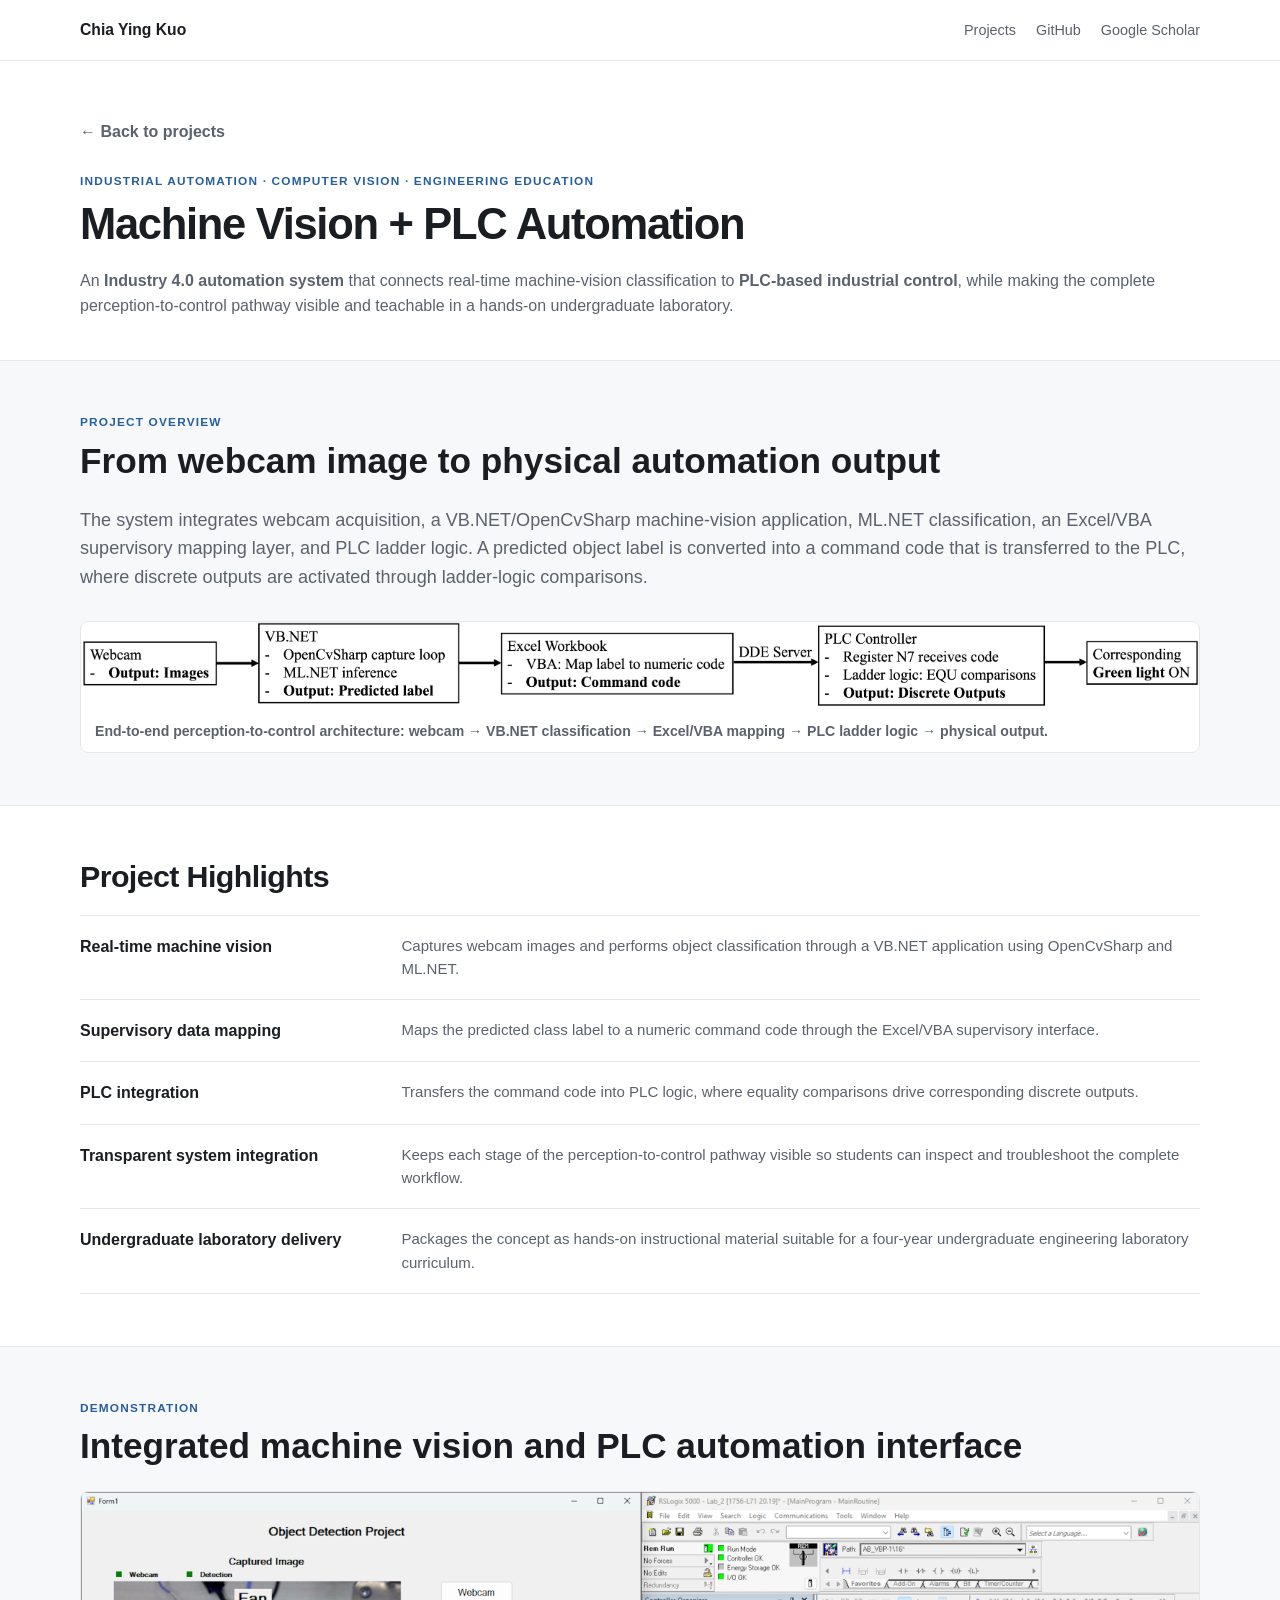
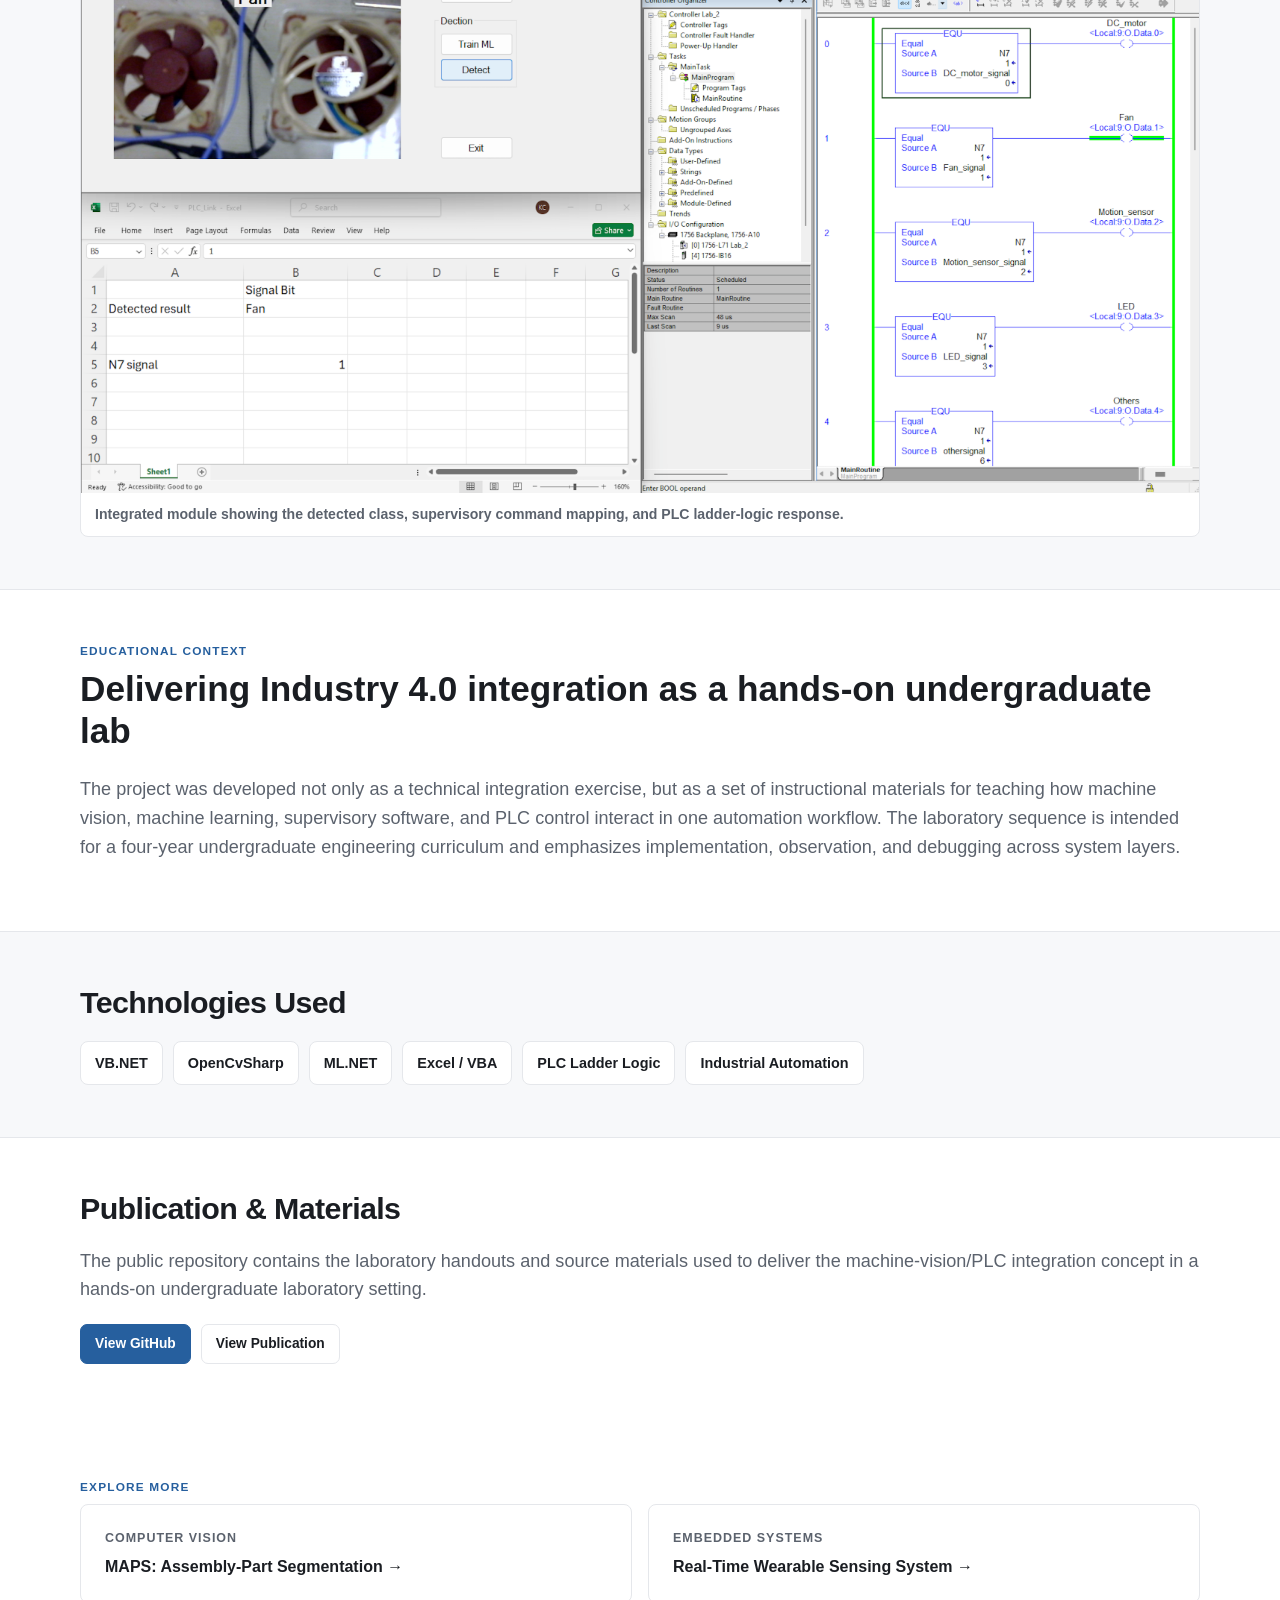
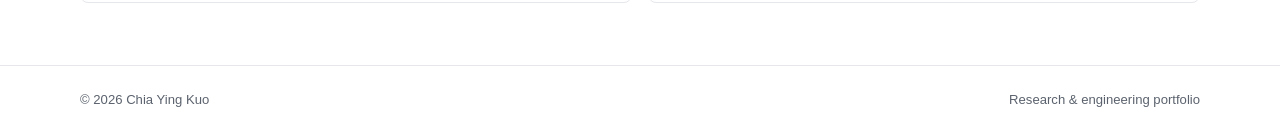
<file: projects/machine-vision-plc.html>
<!doctype html>
<html lang="en">
<head>
  <meta charset="utf-8">
  <meta name="viewport" content="width=device-width, initial-scale=1">
  <meta name="description" content="Machine Vision + PLC Automation project by Chia Ying Kuo: an Industry 4.0 instructional system connecting object classification, supervisory mapping, PLC ladder logic, and physical automation.">
  <title>Machine Vision + PLC Automation | Chia Ying Kuo</title>
  <link rel="stylesheet" href="../assets/css/styles.css">
</head>
<body>
<header class="site-header">
  <div class="container nav">
    <a class="brand" href="../index.html">Chia Ying Kuo</a>
    <button class="nav-toggle" type="button" data-nav-toggle aria-expanded="false" aria-label="Toggle navigation">Menu</button>
    <nav class="nav-links" data-nav-links aria-label="Primary navigation">
      <a href="../index.html#projects">Projects</a>
      <a href="https://github.com/CY-Kuo" target="_blank" rel="noreferrer">GitHub</a>
      <a href="https://scholar.google.com/citations?user=hWQJ84wAAAAJ&hl=en&oi=ao" target="_blank" rel="noreferrer">Google Scholar</a>
    </nav>
  </div>
</header>

<main>
  <section class="project-hero">
    <div class="container project-hero-grid">
      <a class="back-link" href="../index.html#projects">← Back to projects</a>
      <p class="eyebrow">Industrial Automation · Computer Vision · Engineering Education</p>
      <h1>Machine Vision + PLC Automation</h1>
      <p class="project-lede">An <strong>Industry 4.0 automation system</strong> that connects real-time machine-vision classification to <strong>PLC-based industrial control</strong>, while making the complete perception-to-control pathway visible and teachable in a hands-on undergraduate laboratory.</p>
    </div>
  </section>

  <section class="section section-contrast">
    <div class="container">
      <div class="section-heading">
        <p class="eyebrow">Project Overview</p>
        <h2>From webcam image to physical automation output</h2>
      </div>
      <p class="large-copy">The system integrates webcam acquisition, a VB.NET/OpenCvSharp machine-vision application, ML.NET classification, an Excel/VBA supervisory mapping layer, and PLC ladder logic. A predicted object label is converted into a command code that is transferred to the PLC, where discrete outputs are activated through ladder-logic comparisons.</p>
      <div class="overview-figure">
        <figure><img src="../assets/media/machine-vision-plc/fig1_system_architecture.png" alt="Machine vision to PLC automation system architecture"><figcaption>End-to-end perception-to-control architecture: webcam → VB.NET classification → Excel/VBA mapping → PLC ladder logic → physical output.</figcaption></figure>
      </div>
    </div>
  </section>

  <section class="section">
    <div class="container">
      <h2 class="section-title">Project Highlights</h2>
      <div class="highlight-list">
        <article><h3>Real-time machine vision</h3><p>Captures webcam images and performs object classification through a VB.NET application using OpenCvSharp and ML.NET.</p></article>
        <article><h3>Supervisory data mapping</h3><p>Maps the predicted class label to a numeric command code through the Excel/VBA supervisory interface.</p></article>
        <article><h3>PLC integration</h3><p>Transfers the command code into PLC logic, where equality comparisons drive corresponding discrete outputs.</p></article>
        <article><h3>Transparent system integration</h3><p>Keeps each stage of the perception-to-control pathway visible so students can inspect and troubleshoot the complete workflow.</p></article>
        <article><h3>Undergraduate laboratory delivery</h3><p>Packages the concept as hands-on instructional material suitable for a four-year undergraduate engineering laboratory curriculum.</p></article>
      </div>
    </div>
  </section>

  <section class="section section-contrast">
    <div class="container">
      <div class="section-heading">
        <p class="eyebrow">Demonstration</p>
        <h2>Integrated machine vision and PLC automation interface</h2>
      </div>
      <div class="media-grid one full-media">
        <figure><img src="../assets/media/machine-vision-plc/fig8_interface_of_integrated_module.png" alt="Integrated machine vision, Excel supervisory mapping, and PLC ladder logic interface"><figcaption>Integrated module showing the detected class, supervisory command mapping, and PLC ladder-logic response.</figcaption></figure>
      </div>
    </div>
  </section>

  <section class="section">
    <div class="container">
      <div class="section-heading">
        <p class="eyebrow">Educational Context</p>
        <h2>Delivering Industry 4.0 integration as a hands-on undergraduate lab</h2>
      </div>
      <p class="large-copy">The project was developed not only as a technical integration exercise, but as a set of instructional materials for teaching how machine vision, machine learning, supervisory software, and PLC control interact in one automation workflow. The laboratory sequence is intended for a four-year undergraduate engineering curriculum and emphasizes implementation, observation, and debugging across system layers.</p>
    </div>
  </section>

  <section class="section section-contrast">
    <div class="container">
      <h2 class="technology-title">Technologies Used</h2>
      <div class="technology-cards" aria-label="Technology list">
        <span>VB.NET</span><span>OpenCvSharp</span><span>ML.NET</span><span>Excel / VBA</span><span>PLC Ladder Logic</span><span>Industrial Automation</span>
      </div>
    </div>
  </section>

  <section class="section">
    <div class="container">
      <h2 class="section-title">Publication &amp; Materials</h2>
      <p class="large-copy">The public repository contains the laboratory handouts and source materials used to deliver the machine-vision/PLC integration concept in a hands-on undergraduate laboratory setting.</p>
      <div class="hero-actions">
        <a class="button button-primary" href="https://github.com/CY-Kuo/machine-vision-plc-automation" target="_blank" rel="noreferrer">View GitHub</a>
        <a class="button" href="https://zenodo.org/records/19869012" target="_blank" rel="noreferrer">View Publication</a>
      </div>
    </div>
  </section>

  <section class="project-next">
    <div class="container">
      <p class="eyebrow">Explore More</p>
      <div class="next-links">
        <a href="maps.html"><span>Computer Vision</span><strong>MAPS: Assembly-Part Segmentation →</strong></a>
        <a href="wireless-sensing.html"><span>Embedded Systems</span><strong>Real-Time Wearable Sensing System →</strong></a>
      </div>
    </div>
  </section>
</main>
<footer class="footer"><div class="container footer-row"><span>© <span data-year></span> Chia Ying Kuo</span><span>Research &amp; engineering portfolio</span></div></footer>
<script src="../assets/js/main.js"></script>
</body>
</html>
</file>
<file: assets/css/styles.css>
:root {
  --bg: #ffffff;
  --surface: #ffffff;
  --surface-soft: #f7f8fa;
  --text: #1a1d22;
  --muted: #5b626d;
  --line: #e5e7eb;
  --accent: #265f9e;
  --accent-dark: #1d497a;
  --accent-soft: #edf4fb;
  --shadow: 0 12px 32px rgba(20, 28, 38, 0.07);
  --radius-lg: 16px;
  --radius-md: 12px;
  --max: 1120px;
}

* { box-sizing: border-box; }
html { scroll-behavior: smooth; }
body {
  margin: 0;
  font-family: Arial, Helvetica, ui-sans-serif, sans-serif;
  background: var(--bg);
  color: var(--text);
  line-height: 1.58;
  text-rendering: optimizeLegibility;
}
a { color: inherit; }
img { max-width: 100%; display: block; }
button, a { -webkit-tap-highlight-color: transparent; }
a:focus-visible, button:focus-visible { outline: 3px solid rgba(38,95,158,.24); outline-offset: 3px; }
.container { width: min(var(--max), calc(100% - 40px)); margin: 0 auto; }
.content-width { max-width: 980px; }

.site-header { background: #fff; border-bottom: 1px solid var(--line); }
.nav { min-height: 60px; display: flex; align-items: center; justify-content: space-between; gap: 24px; }
.brand { font-weight: 700; text-decoration: none; font-size: .98rem; }
.nav-links { display: flex; align-items: center; gap: 20px; }
.nav-links a { text-decoration: none; color: var(--muted); font-size: .9rem; }
.nav-links a:hover { color: var(--accent); }
.nav-toggle { display: none; border: 1px solid var(--line); background: #fff; color: var(--text); border-radius: 7px; padding: 6px 9px; font: inherit; }

.profile-intro { padding: 56px 0 50px; }
.profile-layout { display: grid; grid-template-columns: 245px minmax(0, 1fr); gap: 58px; align-items: start; }
.profile-column { text-align: center; }
.profile-photo { width: 168px; height: 168px; margin: 0 auto 18px; border-radius: 50%; object-fit: cover; object-position: 50% 6%; border: 1px solid var(--line); }
.profile-column h1 { margin: 0; font-size: 1.55rem; line-height: 1.2; }
.profile-role { margin: 9px auto 0; max-width: 220px; font-size: .94rem; color: var(--text); }
.profile-affiliation, .profile-email { margin: 4px 0 0; color: var(--muted); font-size: .9rem; }
.profile-email a, .profile-links a { color: var(--accent); text-decoration: none; }
.profile-email a:hover, .profile-links a:hover { text-decoration: underline; text-underline-offset: 3px; }
.profile-links { display: flex; justify-content: center; gap: 13px; margin-top: 11px; font-size: .9rem; }

.top-content { min-width: 0; }
.profile-quote { margin: 0 0 20px; padding: 0; border: 0; }
.profile-quote p { margin: 0; font-family: Georgia, "Times New Roman", serif; font-size: clamp(1.35rem, 2.3vw, 1.8rem); line-height: 1.32; font-style: italic; }
.profile-quote cite { display: block; margin-top: 5px; color: var(--muted); font-size: .85rem; font-style: normal; text-align: right; }
.mission { max-width: 760px; margin: 0 0 10px; font-size: clamp(1.25rem, 2.3vw, 1.72rem); line-height: 1.35; font-weight: 700; }
.focus-line { margin: 0 0 15px; color: var(--accent); font-size: .91rem; font-weight: 700; }
.intro-copy { max-width: 800px; margin: 0; color: var(--muted); font-size: .98rem; }
.top-details-grid { display: grid; grid-template-columns: 1.15fr .85fr; gap: 44px; margin-top: 32px; }
.profile-section h2 { margin: 0 0 15px; font-size: 1.16rem; }
.interest-grid { display: grid; grid-template-columns: repeat(3, minmax(0, 1fr)); gap: 14px; }
.interest-grid article { min-width: 0; }
.interest-icon { display: block; font-size: 1.35rem; margin-bottom: 5px; }
.interest-grid h3 { margin: 0 0 3px; font-size: .95rem; }
.interest-grid p { margin: 0; color: var(--muted); font-size: .82rem; line-height: 1.42; }
.education-list { display: grid; }
.education-list article { padding: 0 0 12px; margin-bottom: 12px; border-bottom: 1px solid var(--line); }
.education-list article:last-child { margin-bottom: 0; }
.education-list strong, .education-list span { display: block; }
.education-list strong { font-size: .9rem; line-height: 1.38; }
.education-list span { margin-top: 3px; color: var(--muted); font-size: .82rem; line-height: 1.4; }

.section { padding: 52px 0; }
.compact-section { padding-top: 40px; }
.major-heading { margin: 0 0 24px; font-size: 1.65rem; line-height: 1.2; }
.project-list { border-top: 1px solid var(--line); }
.project-row { display: grid; grid-template-columns: 245px minmax(0, 1fr); gap: 28px; padding: 27px 0; border-bottom: 1px solid var(--line); align-items: start; }
.project-thumb { display: block; overflow: hidden; background: var(--surface-soft); border-radius: 8px; border: 1px solid var(--line); }
.project-thumb img { width: 100%; aspect-ratio: 16 / 10; object-fit: cover; }
.project-summary h3 { margin: 0 0 4px; font-size: 1.1rem; line-height: 1.3; }
.project-summary h3 a { text-decoration: none; color: var(--accent); }
.project-summary h3 a:hover { text-decoration: underline; text-underline-offset: 3px; }
.project-emoji { font-size: .95rem; }
.project-status { margin: 0 0 7px !important; color: var(--text) !important; font-size: .88rem; font-weight: 600; }
.project-summary p { margin: 0 0 8px; color: var(--muted); font-size: .91rem; }
.inline-links { display: flex; flex-wrap: wrap; gap: 12px; margin-top: 7px; }
.inline-links a { color: var(--accent); font-size: .86rem; font-weight: 600; text-decoration: none; }
.inline-links a:hover { text-decoration: underline; text-underline-offset: 3px; }

.experience-list { border-top: 1px solid var(--line); }
.experience-list article { padding: 17px 0; border-bottom: 1px solid var(--line); }
.experience-list h3 { margin: 0 0 4px; font-size: .96rem; }
.experience-list p { margin: 0; color: var(--muted); font-size: .9rem; }

.footer { border-top: 1px solid var(--line); padding: 24px 0; color: var(--muted); font-size: .82rem; }
.footer-row { display: flex; justify-content: space-between; gap: 20px; }

/* Shared project-page primitives */
.eyebrow { margin: 0 0 8px; color: var(--accent); font-size: .74rem; font-weight: 700; text-transform: uppercase; letter-spacing: .1em; }
.section-contrast { background: var(--surface-soft); border-top: 1px solid var(--line); border-bottom: 1px solid var(--line); }
.section-heading { max-width: 720px; margin-bottom: 24px; }
.section-heading h2 { margin: 0; font-size: clamp(1.55rem, 3vw, 2.2rem); line-height: 1.18; }
.section-heading > p:last-child { margin: 10px 0 0; color: var(--muted); font-size: .96rem; }
.hero-actions { display: flex; flex-wrap: wrap; gap: 10px; margin-top: 20px; }
.button { display: inline-flex; align-items: center; justify-content: center; min-height: 38px; padding: 8px 14px; border: 1px solid var(--line); border-radius: 7px; background: #fff; text-decoration: none; font-weight: 600; font-size: .86rem; }
.button:hover { border-color: #c9ced5; }
.button-primary { background: var(--accent); color: #fff; border-color: var(--accent); }
.text-link { color: var(--accent); font-weight: 600; text-decoration: none; }
.text-link:hover { text-decoration: underline; }

@media (max-width: 880px) {
  .profile-layout { grid-template-columns: 1fr; gap: 36px; }
  .profile-column { text-align: left; display: grid; grid-template-columns: 130px minmax(0, 1fr); column-gap: 22px; align-items: start; }
  .profile-photo { width: 130px; height: 130px; margin: 0; grid-row: 1 / span 6; }
  .profile-role { margin-left: 0; max-width: none; }
  .profile-links { justify-content: flex-start; }
  .top-details-grid { grid-template-columns: 1fr; gap: 26px; }
}

@media (max-width: 680px) {
  .container { width: min(var(--max), calc(100% - 28px)); }
  .nav-toggle { display: inline-flex; }
  .nav-links { display: none; position: absolute; top: 58px; left: 14px; right: 14px; padding: 14px; background: #fff; border: 1px solid var(--line); border-radius: 8px; box-shadow: var(--shadow); flex-direction: column; align-items: flex-start; }
  .nav-links.open { display: flex; }
  .profile-intro { padding-top: 34px; }
  .profile-column { grid-template-columns: 96px minmax(0, 1fr); column-gap: 16px; }
  .profile-photo { width: 96px; height: 96px; }
  .profile-column h1 { font-size: 1.3rem; }
  .interest-grid { grid-template-columns: 1fr; gap: 15px; }
  .project-row { grid-template-columns: 1fr; gap: 15px; }
  .project-thumb { max-width: 420px; }
  .section { padding: 42px 0; }
}

@media (prefers-reduced-motion: reduce) {
  html { scroll-behavior: auto; }
  *, *::before, *::after { transition: none !important; animation: none !important; }
}

/* Project pages */
.project-hero { padding: 86px 0 70px; }
.project-hero-grid { display: grid; grid-template-columns: minmax(0, 1fr) minmax(340px, .8fr); gap: 60px; align-items: center; }
.project-hero h1 { margin: 10px 0 20px; max-width: 850px; font-size: clamp(3rem, 6vw, 5.4rem); line-height: .98; letter-spacing: -.055em; }
.project-lede { max-width: 790px; margin: 0; color: var(--muted); font-size: 1.16rem; }
.back-link { display: inline-flex; margin-bottom: 28px; color: var(--muted); text-decoration: none; font-weight: 750; }
.back-link:hover { color: var(--accent); }
.status-chip { display: inline-flex; margin-top: 24px; padding: 8px 13px; border-radius: 999px; background: var(--accent-soft); color: var(--accent-dark); font-size: .88rem; font-weight: 800; }
.hero-media-card { overflow: hidden; padding: 10px; background: var(--surface); border: 1px solid var(--line); border-radius: var(--radius-lg); box-shadow: var(--shadow); }
.hero-media-card img { width: 100%; min-height: 340px; object-fit: cover; border-radius: 16px; }
.narrow { max-width: 900px; }
.large-copy { color: var(--muted); font-size: 1.13rem; }
.workflow { display: flex; flex-wrap: wrap; gap: 10px; align-items: center; margin-top: 34px; }
.workflow span { padding: 10px 13px; background: var(--surface); border: 1px solid var(--line); border-radius: 999px; font-size: .87rem; font-weight: 750; }
.workflow b { color: #9aa7b4; }
.highlight-grid { display: grid; grid-template-columns: repeat(3, minmax(0, 1fr)); gap: 16px; }
.highlight-grid article { padding: 24px; background: var(--surface); border: 1px solid var(--line); border-radius: var(--radius-md); }
.highlight-grid h3 { margin: 0 0 8px; font-size: 1.04rem; }
.highlight-grid p { margin: 0; color: var(--muted); font-size: .93rem; }
.demo-block { padding: 40px 0; border-top: 1px solid var(--line); }
.demo-block:last-child { border-bottom: 1px solid var(--line); }
.demo-copy { max-width: 720px; margin-bottom: 22px; }
.demo-copy h3 { margin: 0 0 8px; font-size: clamp(1.55rem, 3vw, 2.2rem); line-height: 1.18; }
.demo-copy p { margin: 0; color: var(--muted); }
.media-grid { display: grid; gap: 18px; }
.media-grid.two { grid-template-columns: repeat(2, minmax(0, 1fr)); }
.media-grid.one { grid-template-columns: minmax(0, 760px); }
figure { margin: 0; }
.media-grid figure { overflow: hidden; background: var(--surface); border: 1px solid var(--line); border-radius: var(--radius-md); }
.media-grid img { width: 100%; min-height: 280px; object-fit: cover; }
.media-grid figcaption { padding: 10px 14px; color: var(--muted); font-size: .88rem; font-weight: 700; }
.tag-list { display: flex; flex-wrap: wrap; gap: 10px; }
.tag-list span { padding: 9px 12px; background: var(--surface); border: 1px solid var(--line); border-radius: 999px; font-size: .9rem; font-weight: 750; }
.project-next { padding: 62px 0; }
.next-links { display: grid; grid-template-columns: repeat(2, minmax(0, 1fr)); gap: 16px; }
.next-links a { display: block; padding: 24px; background: var(--bg); border: 1px solid var(--line); border-radius: var(--radius-md); text-decoration: none; }
.next-links a:hover { border-color: #bdcad6; box-shadow: var(--shadow); }
.next-links span, .next-links strong { display: block; }
.next-links span { margin-bottom: 7px; color: var(--muted); font-size: .78rem; font-weight: 800; text-transform: uppercase; letter-spacing: .08em; }
.next-links strong { line-height: 1.35; }

@media (max-width: 900px) {
  .project-hero-grid { grid-template-columns: 1fr; }
  .hero-media-card { max-width: 680px; }
  .highlight-grid { grid-template-columns: repeat(2, minmax(0, 1fr)); }
}
@media (max-width: 650px) {
  .project-hero { padding-top: 58px; }
  .highlight-grid, .media-grid.two, .next-links { grid-template-columns: 1fr; }
  .hero-media-card img, .media-grid img { min-height: 220px; }
}
.metric-grid { display: grid; grid-template-columns: repeat(3, minmax(0, 1fr)); gap: 16px; }
.metric-grid article { padding: 28px; background: var(--surface); border: 1px solid var(--line); border-radius: var(--radius-md); }
.metric-grid strong { display: block; font-size: clamp(1.65rem, 3vw, 2.5rem); line-height: 1.05; letter-spacing: -.035em; }
.metric-grid span { display: block; margin-top: 8px; color: var(--muted); font-size: .92rem; }
@media (max-width: 650px) { .metric-grid { grid-template-columns: 1fr; } }
.tech-groups { display: grid; gap: 0; border-top: 1px solid var(--line); }
.tech-groups article { display: grid; grid-template-columns: 130px 1fr; gap: 24px; padding: 18px 0; border-bottom: 1px solid var(--line); }
.tech-groups span { color: var(--muted); font-size: .82rem; font-weight: 800; text-transform: uppercase; letter-spacing: .08em; }
.tech-groups strong { font-size: .98rem; }
code { font-family: ui-monospace, SFMono-Regular, Menlo, Consolas, monospace; font-size: .9em; }
@media (max-width: 560px) { .tech-groups article { grid-template-columns: 1fr; gap: 3px; } }

/* Tian-inspired project-page refinements */
.project-hero { padding: 58px 0 42px; }
.project-hero-grid { grid-template-columns: minmax(0, 1.15fr) minmax(300px, .85fr); gap: 42px; align-items: start; }
.project-hero h1 { font-size: clamp(2.4rem, 5vw, 4.2rem); line-height: 1.02; letter-spacing: -.04em; }
.project-lede { font-size: 1rem; }
.hero-media-card { padding: 0; border-radius: 10px; box-shadow: none; }
.hero-media-card img { min-height: 0; border-radius: 9px; }
.status-chip { border-radius: 6px; font-size: .82rem; }
.highlight-grid article, .metric-grid article { border-radius: 8px; box-shadow: none; }
.media-grid figure { border-radius: 8px; }
.next-links a { border-radius: 8px; box-shadow: none; }
.workflow span, .tag-list span { border-radius: 6px; }
@media (max-width: 900px) { .project-hero-grid { grid-template-columns: 1fr; } }

/* Current portfolio refinements */
.top-content .profile-quote {
  width: fit-content;
  max-width: 100%;
  margin: 4px 0 28px;
  text-align: left;
}
.top-content .profile-quote p {
  font-size: 1rem;
  line-height: 1.5;
}
.top-content .profile-quote cite {
  margin-top: 2px;
  font-size: .8rem;
}
.top-content .mission {
  max-width: none;
  margin: 0 0 28px;
  font-size: clamp(1.18rem, 2vw, 1.5rem);
  line-height: 1.48;
  font-weight: 400;
}
.top-content .mission strong { display: block; font-weight: 700; }
.top-content .mission-detail { display: block; margin-top: 9px; }
.top-details-grid { grid-template-columns: 1fr; margin-top: 0; }

.project-hero-grid { display: block; }
.project-hero h1 {
  max-width: none;
  font-size: clamp(2rem, 3.4vw, 2.75rem);
  line-height: 1.08;
  letter-spacing: -.03em;
  word-break: normal;
  overflow-wrap: normal;
}
.project-lede { max-width: none; }
.section-heading { max-width: none; }
.demo-copy { max-width: none; }
.narrow { max-width: none; }

.highlight-list {
  border-top: 1px solid var(--line);
}
.highlight-list article {
  display: grid;
  grid-template-columns: minmax(210px, .36fr) minmax(0, 1fr);
  gap: 34px;
  padding: 18px 0;
  border-bottom: 1px solid var(--line);
}
.highlight-list h3,
.highlight-list p { margin: 0; }
.highlight-list h3 { font-size: 1rem; }
.highlight-list p { color: var(--muted); font-size: .94rem; }

.overview-figure { margin-top: 30px; }
.overview-figure figure,
.full-media figure {
  overflow: hidden;
  border: 1px solid var(--line);
  border-radius: 8px;
  background: var(--surface);
}
.overview-figure img,
.full-media img { width: 100%; height: auto; object-fit: contain; }
.overview-figure figcaption,
.full-media figcaption { padding: 10px 14px; color: var(--muted); font-size: .88rem; font-weight: 700; }
.media-grid.one.full-media { grid-template-columns: 1fr; }
.project-metrics { margin-top: 30px; }

.section-title,
.technology-title {
  margin: 0 0 20px;
  font-size: clamp(1.45rem, 2.6vw, 1.9rem);
  line-height: 1.2;
  letter-spacing: -.02em;
}
.technology-cards {
  display: flex;
  flex-wrap: wrap;
  gap: 10px;
}
.technology-cards span {
  padding: 10px 14px;
  background: var(--surface);
  border: 1px solid var(--line);
  border-radius: 8px;
  font-size: .9rem;
  font-weight: 700;
}

@media (max-width: 650px) {
  .highlight-list article { grid-template-columns: 1fr; gap: 5px; }
}

.architecture-figure {
  max-width: 720px;
}
</file>
